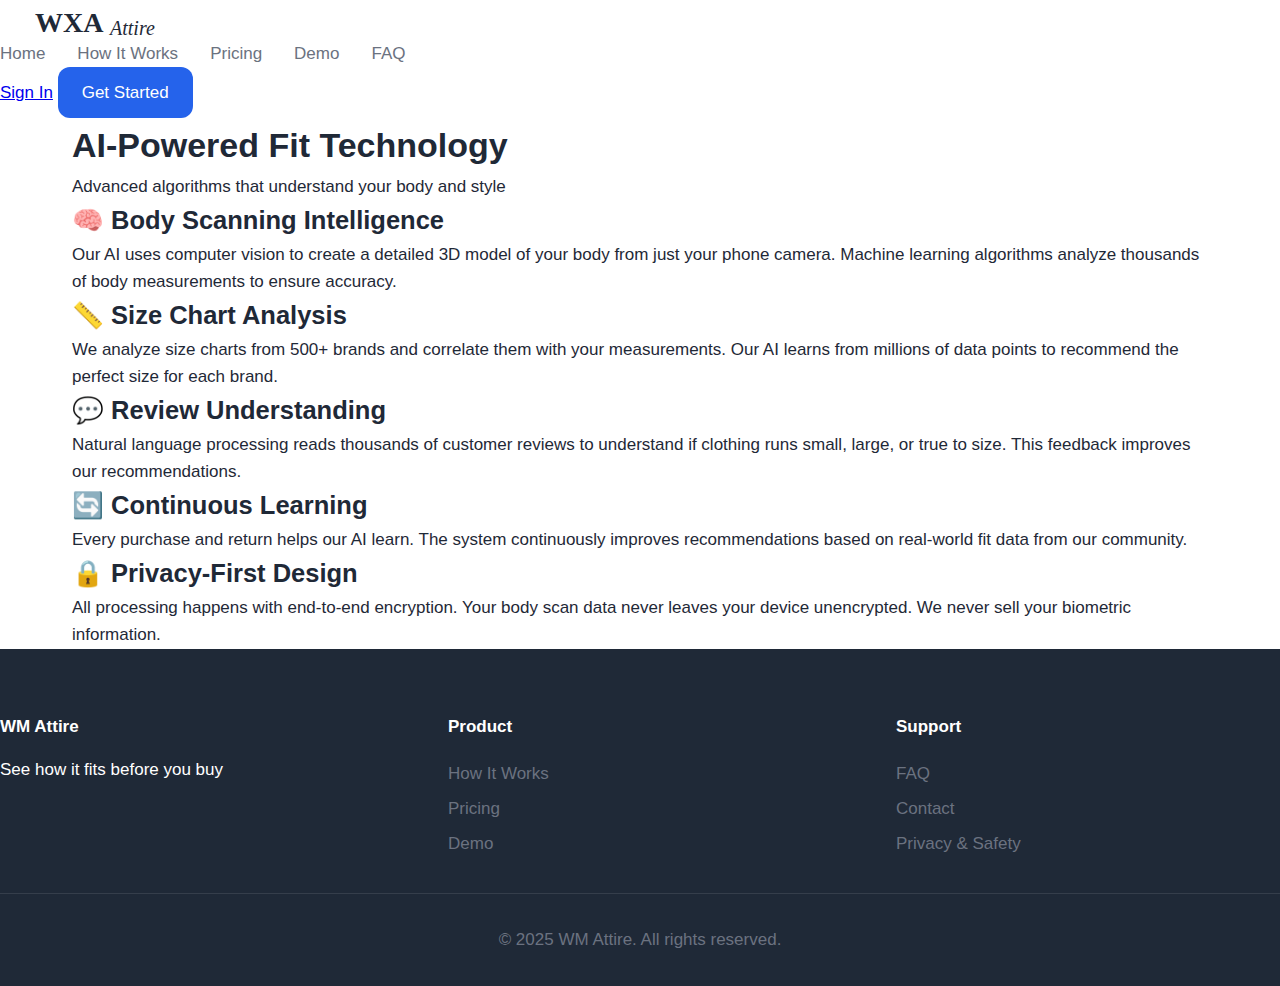
<file: ai-fit-tech.html>
<!DOCTYPE html>
<html lang="en">
<head>
    <meta charset="UTF-8">
    <meta name="viewport" content="width=device-width, initial-scale=1.0">
    <title>AI Fit Technology - WM Attire</title>
    <link rel="stylesheet" href="css/styles.css">
</head>
<body>
    <nav>
        <div class="nav-container">
            <a href="index.html" class="logo"><img src="images/logo.svg" alt="WM Attire"></a>
            <div class="nav-links">
                <a href="index.html">Home</a>
                <a href="how-it-works.html">How It Works</a>
                <a href="pricing.html">Pricing</a>
                <a href="demo.html">Demo</a>
                <a href="faq.html">FAQ</a>
            </div>
            <div class="nav-cta">
                <a href="#" class="btn-signin">Sign In</a>
                <a href="scan.html" class="btn-primary">Get Started</a>
            </div>
        </div>
    </nav>
    <main>
        <section class="hero-section">
            <div class="container">
                <h1>AI-Powered Fit Technology</h1>
                <p class="subtitle">Advanced algorithms that understand your body and style</p>
            </div>
        </section>
        <section class="tech-section">
            <div class="container">
                <div class="tech-feature">
                    <h2>🧠 Body Scanning Intelligence</h2>
                    <p>Our AI uses computer vision to create a detailed 3D model of your body from just your phone camera. Machine learning algorithms analyze thousands of body measurements to ensure accuracy.</p>
                </div>
                <div class="tech-feature">
                    <h2>📏 Size Chart Analysis</h2>
                    <p>We analyze size charts from 500+ brands and correlate them with your measurements. Our AI learns from millions of data points to recommend the perfect size for each brand.</p>
                </div>
                <div class="tech-feature">
                    <h2>💬 Review Understanding</h2>
                    <p>Natural language processing reads thousands of customer reviews to understand if clothing runs small, large, or true to size. This feedback improves our recommendations.</p>
                </div>
                <div class="tech-feature">
                    <h2>🔄 Continuous Learning</h2>
                    <p>Every purchase and return helps our AI learn. The system continuously improves recommendations based on real-world fit data from our community.</p>
                </div>
                <div class="tech-feature">
                    <h2>🔒 Privacy-First Design</h2>
                    <p>All processing happens with end-to-end encryption. Your body scan data never leaves your device unencrypted. We never sell your biometric information.</p>
                </div>
            </div>
        </section>
    </main>
    <footer>
        <div class="footer-container">
            <div class="footer-content">
                <div class="footer-section">
                    <h4>WM Attire</h4>
                    <p>See how it fits before you buy</p>
                </div>
                <div class="footer-section">
                    <h4>Product</h4>
                    <ul>
                        <li><a href="how-it-works.html">How It Works</a></li>
                        <li><a href="pricing.html">Pricing</a></li>
                        <li><a href="demo.html">Demo</a></li>
                    </ul>
                </div>
                <div class="footer-section">
                    <h4>Support</h4>
                    <ul>
                        <li><a href="faq.html">FAQ</a></li>
                        <li><a href="contact.html">Contact</a></li>
                        <li><a href="privacy.html">Privacy & Safety</a></li>
                    </ul>
                </div>
            </div>
            <div class="footer-bottom">
                <p>&copy; 2025 WM Attire. All rights reserved.</p>
            </div>
        </div>
    </footer>
    <script src="js/ai-assistant.js"></script>
</body>
</html>
</file>
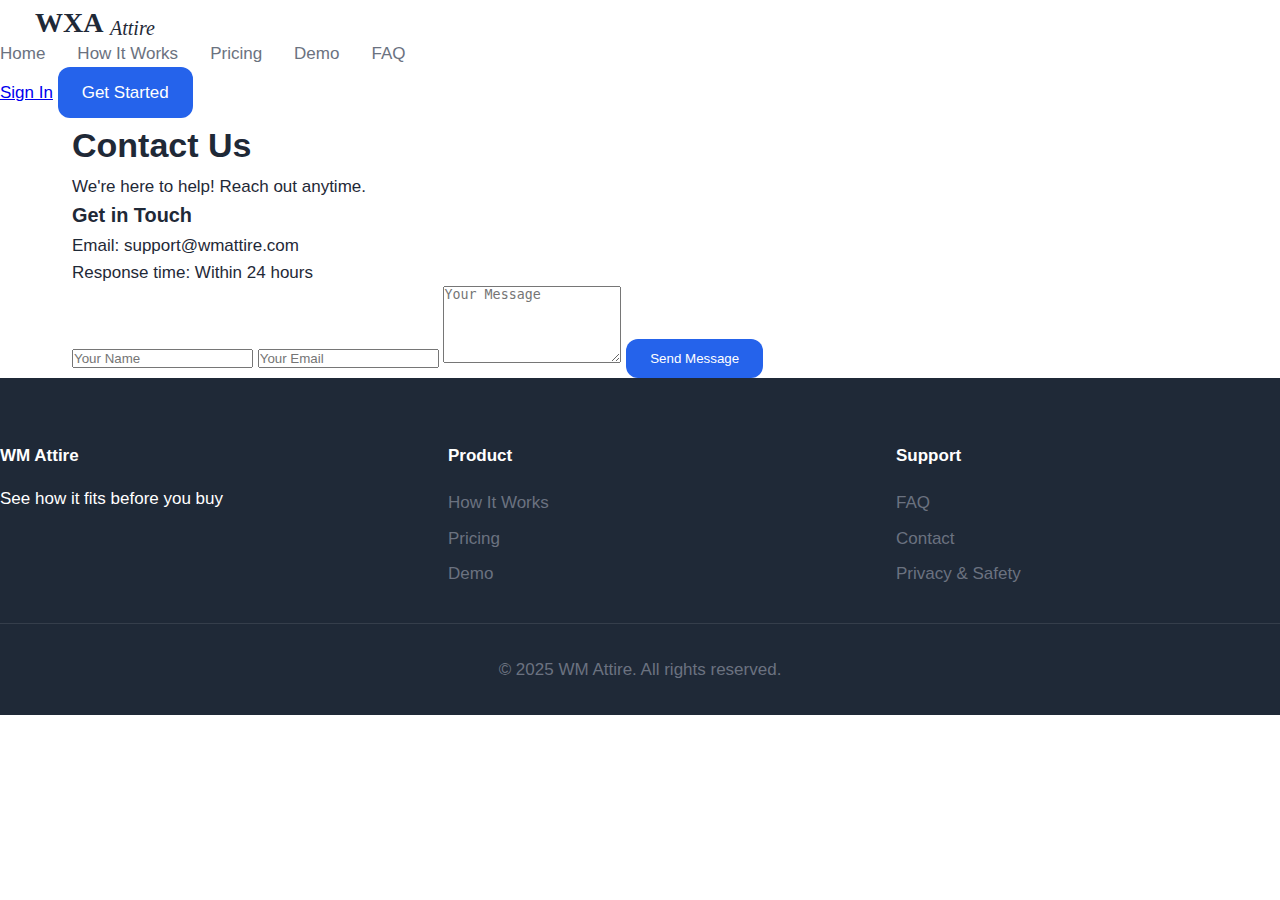
<file: contact.html>
<!DOCTYPE html>
<html lang="en">
<head>
    <meta charset="UTF-8">
    <meta name="viewport" content="width=device-width, initial-scale=1.0">
    <title>Contact - WM Attire</title>
    <link rel="stylesheet" href="css/styles.css">
</head>
<body>
    <nav>
        <div class="nav-container">
            <a href="index.html" class="logo"><img src="images/logo.svg" alt="WM Attire"></a>
            <div class="nav-links">
                <a href="index.html">Home</a>
                <a href="how-it-works.html">How It Works</a>
                <a href="pricing.html">Pricing</a>
                <a href="demo.html">Demo</a>
                <a href="faq.html">FAQ</a>
            </div>
            <div class="nav-cta">
                <a href="#" class="btn-signin">Sign In</a>
                <a href="scan.html" class="btn-primary">Get Started</a>
            </div>
        </div>
    </nav>
    <main>
        <section class="hero-section">
            <div class="container">
                <h1>Contact Us</h1>
                <p class="subtitle">We're here to help! Reach out anytime.</p>
            </div>
        </section>
        <section class="contact-section">
            <div class="container">
                <div class="contact-content">
                    <div class="contact-info">
                        <h3>Get in Touch</h3>
                        <p>Email: support@wmattire.com</p>
                        <p>Response time: Within 24 hours</p>
                    </div>
                    <div class="contact-form">
                        <form>
                            <input type="text" placeholder="Your Name" required>
                            <input type="email" placeholder="Your Email" required>
                            <textarea placeholder="Your Message" rows="5" required></textarea>
                            <button type="submit" class="btn-primary">Send Message</button>
                        </form>
                    </div>
                </div>
            </div>
        </section>
    </main>
    <footer>
        <div class="footer-container">
            <div class="footer-content">
                <div class="footer-section">
                    <h4>WM Attire</h4>
                    <p>See how it fits before you buy</p>
                </div>
                <div class="footer-section">
                    <h4>Product</h4>
                    <ul>
                        <li><a href="how-it-works.html">How It Works</a></li>
                        <li><a href="pricing.html">Pricing</a></li>
                        <li><a href="demo.html">Demo</a></li>
                    </ul>
                </div>
                <div class="footer-section">
                    <h4>Support</h4>
                    <ul>
                        <li><a href="faq.html">FAQ</a></li>
                        <li><a href="contact.html">Contact</a></li>
                        <li><a href="privacy.html">Privacy & Safety</a></li>
                    </ul>
                </div>
            </div>
            <div class="footer-bottom">
                <p>&copy; 2025 WM Attire. All rights reserved.</p>
            </div>
        </div>
    </footer>
    <script src="js/ai-assistant.js"></script>
</body>
</html>
</file>
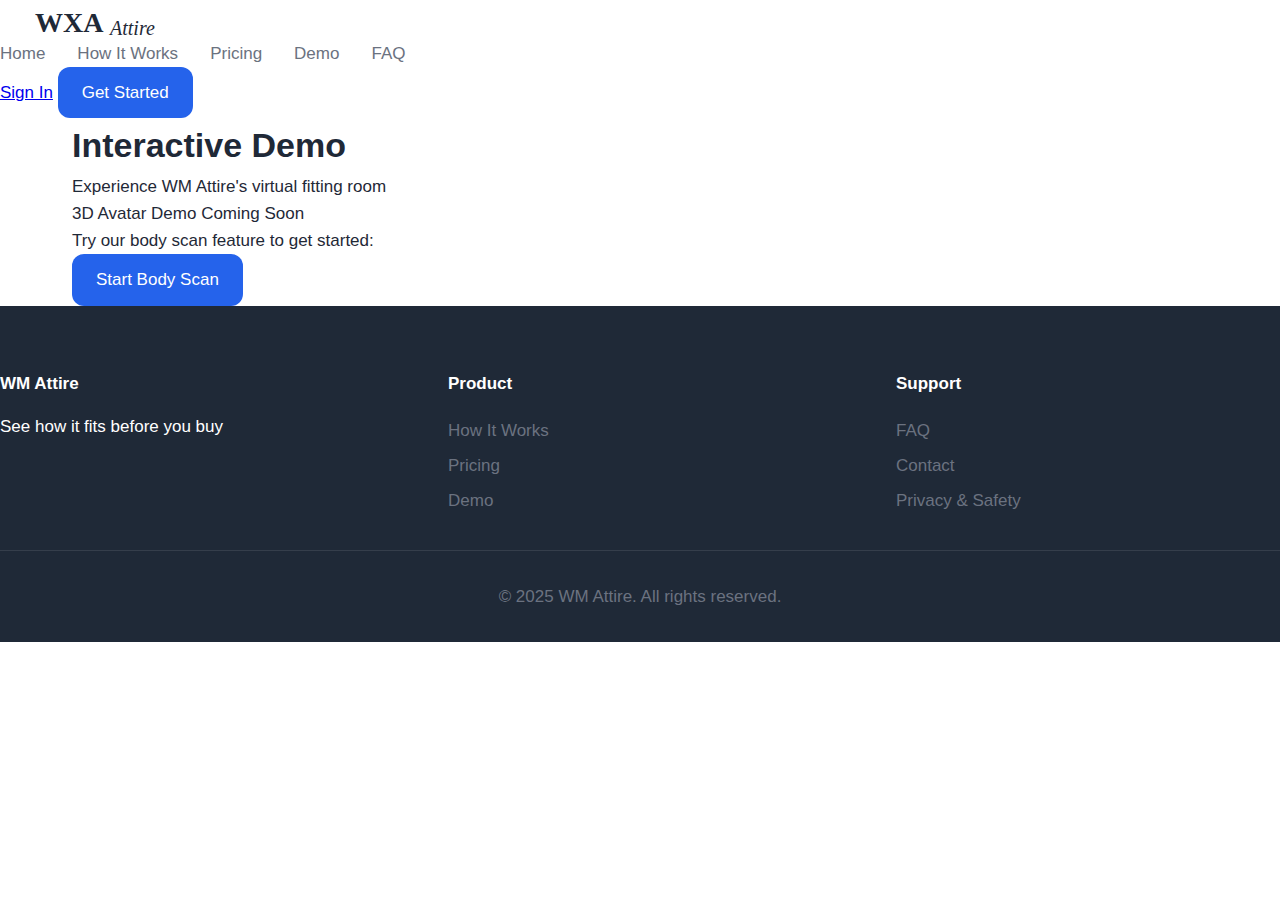
<file: demo.html>
<!DOCTYPE html>
<html lang="en">
<head>
    <meta charset="UTF-8">
    <meta name="viewport" content="width=device-width, initial-scale=1.0">
    <title>Demo - WM Attire</title>
    <link rel="stylesheet" href="css/styles.css">
</head>
<body>
    <nav>
        <div class="nav-container">
            <a href="index.html" class="logo"><img src="images/logo.svg" alt="WM Attire"></a>
            <div class="nav-links">
                <a href="index.html">Home</a>
                <a href="how-it-works.html">How It Works</a>
                <a href="pricing.html">Pricing</a>
                <a href="demo.html" class="active">Demo</a>
                <a href="faq.html">FAQ</a>
            </div>
            <div class="nav-cta">
                <a href="#" class="btn-signin">Sign In</a>
                <a href="scan.html" class="btn-primary">Get Started</a>
            </div>
        </div>
    </nav>
    <main>
        <section class="hero-section">
            <div class="container">
                <h1>Interactive Demo</h1>
                <p class="subtitle">Experience WM Attire's virtual fitting room</p>
            </div>
        </section>
        <section class="demo-section">
            <div class="container">
                <div class="demo-placeholder">
                    <p>3D Avatar Demo Coming Soon</p>
                    <p>Try our body scan feature to get started:</p>
                    <a href="scan.html" class="btn-primary">Start Body Scan</a>
                </div>
            </div>
        </section>
    </main>
    <footer>
        <div class="footer-container">
            <div class="footer-content">
                <div class="footer-section">
                    <h4>WM Attire</h4>
                    <p>See how it fits before you buy</p>
                </div>
                <div class="footer-section">
                    <h4>Product</h4>
                    <ul>
                        <li><a href="how-it-works.html">How It Works</a></li>
                        <li><a href="pricing.html">Pricing</a></li>
                        <li><a href="demo.html">Demo</a></li>
                    </ul>
                </div>
                <div class="footer-section">
                    <h4>Support</h4>
                    <ul>
                        <li><a href="faq.html">FAQ</a></li>
                        <li><a href="contact.html">Contact</a></li>
                        <li><a href="privacy.html">Privacy & Safety</a></li>
                    </ul>
                </div>
            </div>
            <div class="footer-bottom">
                <p>&copy; 2025 WM Attire. All rights reserved.</p>
            </div>
        </div>
    </footer>
    <script src="js/ai-assistant.js"></script>
</body>
</html>
</file>
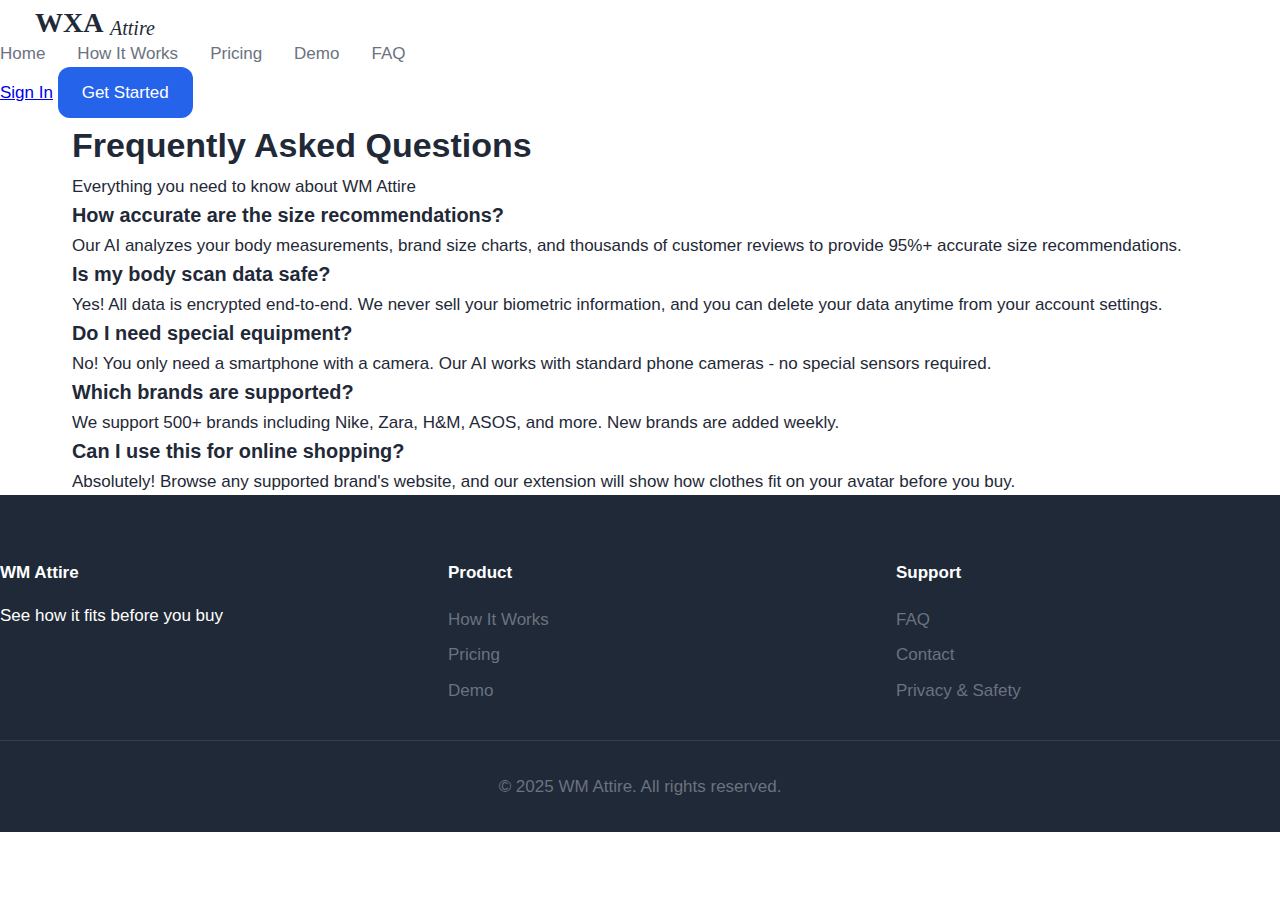
<file: faq.html>
<!DOCTYPE html>
<html lang="en">
<head>
    <meta charset="UTF-8">
    <meta name="viewport" content="width=device-width, initial-scale=1.0">
    <title>FAQ - WM Attire</title>
    <link rel="stylesheet" href="css/styles.css">
</head>
<body>
    <nav>
        <div class="nav-container">
            <a href="index.html" class="logo"><img src="images/logo.svg" alt="WM Attire"></a>
            <div class="nav-links">
                <a href="index.html">Home</a>
                <a href="how-it-works.html">How It Works</a>
                <a href="pricing.html">Pricing</a>
                <a href="demo.html">Demo</a>
                <a href="faq.html" class="active">FAQ</a>
            </div>
            <div class="nav-cta">
                <a href="#" class="btn-signin">Sign In</a>
                <a href="scan.html" class="btn-primary">Get Started</a>
            </div>
        </div>
    </nav>
    <main>
        <section class="hero-section">
            <div class="container">
                <h1>Frequently Asked Questions</h1>
                <p class="subtitle">Everything you need to know about WM Attire</p>
            </div>
        </section>
        <section class="faq-section">
            <div class="container">
                <div class="faq-list">
                    <div class="faq-item">
                        <h3>How accurate are the size recommendations?</h3>
                        <p>Our AI analyzes your body measurements, brand size charts, and thousands of customer reviews to provide 95%+ accurate size recommendations.</p>
                    </div>
                    <div class="faq-item">
                        <h3>Is my body scan data safe?</h3>
                        <p>Yes! All data is encrypted end-to-end. We never sell your biometric information, and you can delete your data anytime from your account settings.</p>
                    </div>
                    <div class="faq-item">
                        <h3>Do I need special equipment?</h3>
                        <p>No! You only need a smartphone with a camera. Our AI works with standard phone cameras - no special sensors required.</p>
                    </div>
                    <div class="faq-item">
                        <h3>Which brands are supported?</h3>
                        <p>We support 500+ brands including Nike, Zara, H&M, ASOS, and more. New brands are added weekly.</p>
                    </div>
                    <div class="faq-item">
                        <h3>Can I use this for online shopping?</h3>
                        <p>Absolutely! Browse any supported brand's website, and our extension will show how clothes fit on your avatar before you buy.</p>
                    </div>
                </div>
            </div>
        </section>
    </main>
    <footer>
        <div class="footer-container">
            <div class="footer-content">
                <div class="footer-section">
                    <h4>WM Attire</h4>
                    <p>See how it fits before you buy</p>
                </div>
                <div class="footer-section">
                    <h4>Product</h4>
                    <ul>
                        <li><a href="how-it-works.html">How It Works</a></li>
                        <li><a href="pricing.html">Pricing</a></li>
                        <li><a href="demo.html">Demo</a></li>
                    </ul>
                </div>
                <div class="footer-section">
                    <h4>Support</h4>
                    <ul>
                        <li><a href="faq.html">FAQ</a></li>
                        <li><a href="contact.html">Contact</a></li>
                        <li><a href="privacy.html">Privacy & Safety</a></li>
                    </ul>
                </div>
            </div>
            <div class="footer-bottom">
                <p>&copy; 2025 WM Attire. All rights reserved.</p>
            </div>
        </div>
    </footer>
    <script src="js/ai-assistant.js"></script>
</body>
</html>
</file>
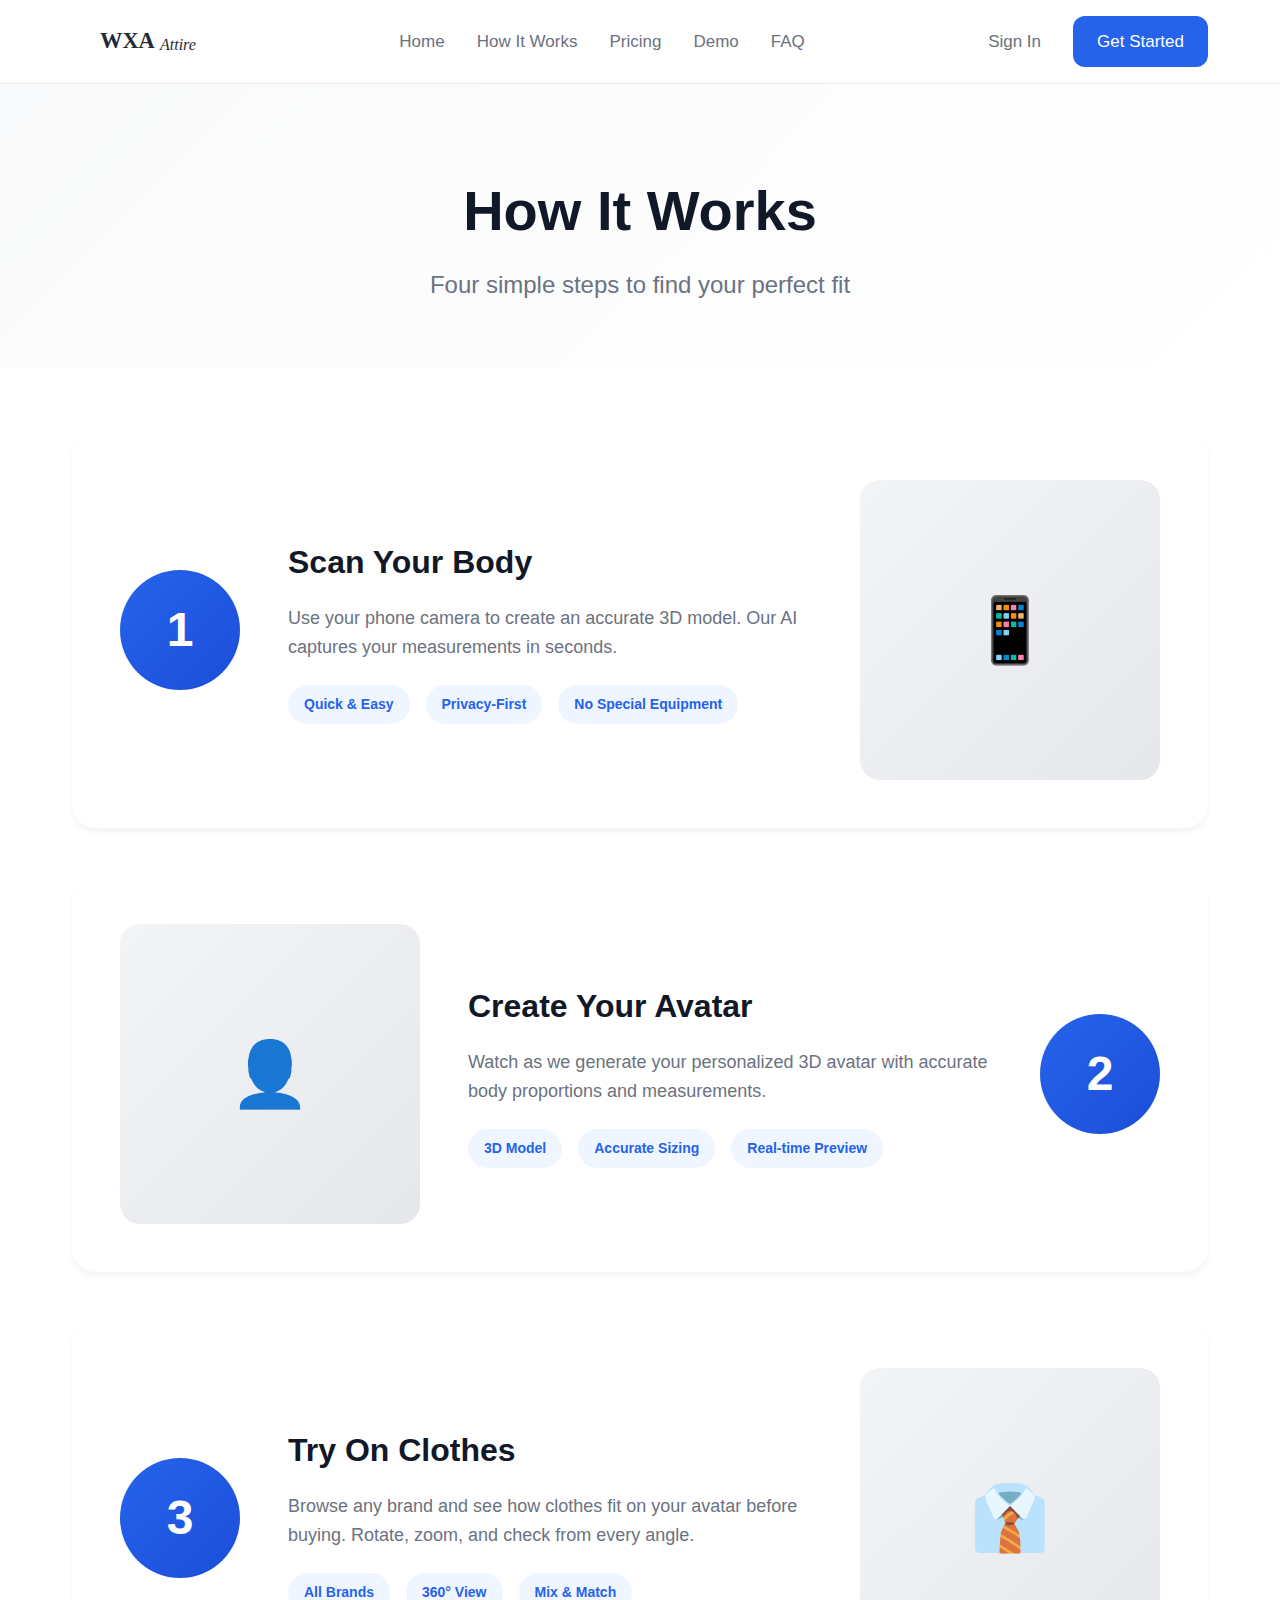
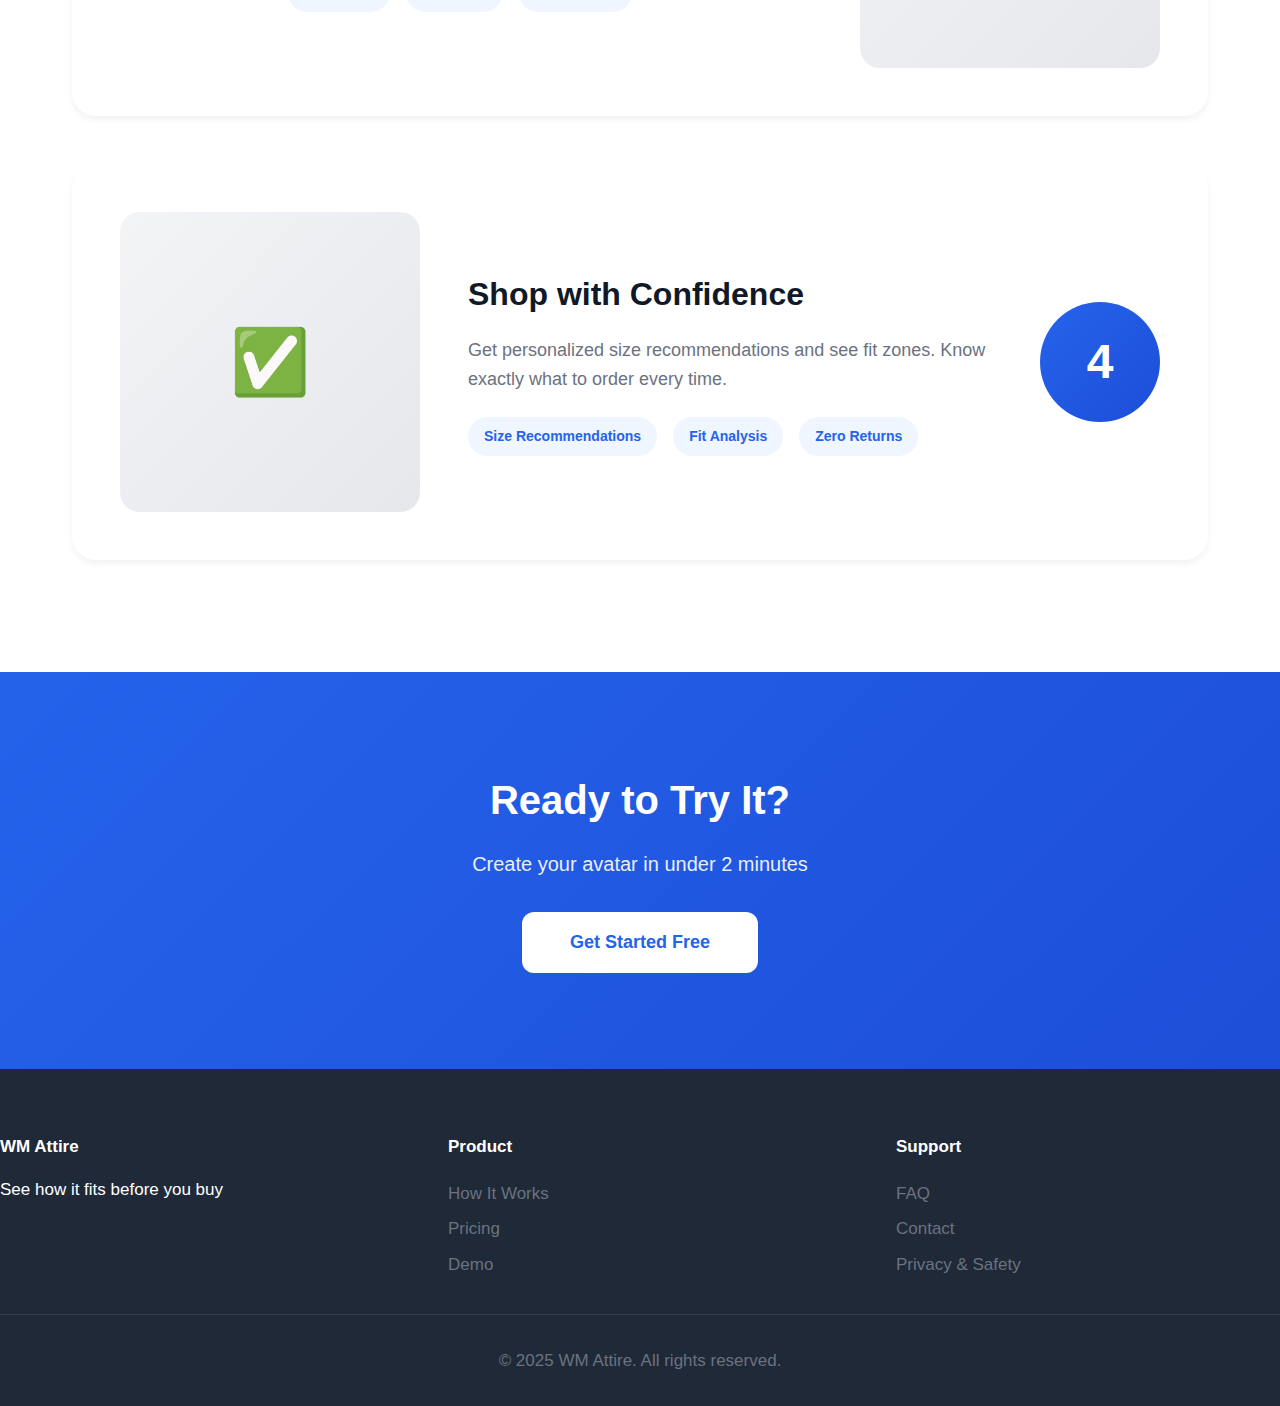
<file: how-it-works.html>
<!DOCTYPE html>
<html lang="en">
<head>
    <meta charset="UTF-8">
    <meta name="viewport" content="width=device-width, initial-scale=1.0">
    <title>How It Works - WM Attire</title>
    <link rel="stylesheet" href="css/styles.css">
    <style>
        .how-it-works-hero {
            text-align: center;
            padding: 6rem 2rem 4rem;
            background: linear-gradient(135deg, #f9fafb 0%, #ffffff 100%);
        }
        
        .how-hero-title {
            font-size: 3.5rem;
            font-weight: 800;
            color: #111827;
            margin-bottom: 1.5rem;
            line-height: 1.1;
        }
        
        .how-hero-subtitle {
            font-size: 1.5rem;
            color: #6b7280;
            max-width: 700px;
            margin: 0 auto;
        }
        
        /* Steps Section */
        .steps-section {
            max-width: 1200px;
            margin: 0 auto;
            padding: 4rem 2rem;
        }
        
        .step-card {
            background: white;
            border-radius: 24px;
            padding: 3rem;
            margin-bottom: 3rem;
            box-shadow: 0 4px 6px rgba(0, 0, 0, 0.05);
            display: flex;
            align-items: center;
            gap: 3rem;
            transition: transform 0.3s, box-shadow 0.3s;
        }
        
        .step-card:hover {
            transform: translateY(-8px);
            box-shadow: 0 20px 40px rgba(0, 0, 0, 0.1);
        }
        
        .step-card.reverse {
            flex-direction: row-reverse;
        }
        
        .step-number {
            width: 120px;
            height: 120px;
            background: linear-gradient(135deg, var(--primary-color) 0%, #1d4ed8 100%);
            border-radius: 50%;
            display: flex;
            align-items: center;
            justify-content: center;
            font-size: 3rem;
            font-weight: 800;
            color: white;
            flex-shrink: 0;
        }
        
        .step-content {
            flex: 1;
        }
        
        .step-title {
            font-size: 2rem;
            font-weight: 700;
            color: #111827;
            margin-bottom: 1rem;
        }
        
        .step-description {
            font-size: 1.125rem;
            color: #6b7280;
            line-height: 1.6;
            margin-bottom: 1.5rem;
        }
        
        .step-features {
            display: flex;
            gap: 1rem;
            flex-wrap: wrap;
        }
        
        .feature-badge {
            background: #eff6ff;
            color: var(--primary-color);
            padding: 0.5rem 1rem;
            border-radius: 20px;
            font-size: 0.875rem;
            font-weight: 600;
        }
        
        .step-visual {
            width: 300px;
            height: 300px;
            background: linear-gradient(135deg, #f3f4f6 0%, #e5e7eb 100%);
            border-radius: 20px;
            display: flex;
            align-items: center;
            justify-content: center;
            font-size: 4rem;
            flex-shrink: 0;
        }
        
        /* CTA Section */
        .how-cta {
            text-align: center;
            padding: 6rem 2rem;
            background: linear-gradient(135deg, var(--primary-color) 0%, #1d4ed8 100%);
            color: white;
        }
        
        .how-cta-title {
            font-size: 2.5rem;
            font-weight: 700;
            margin-bottom: 1rem;
        }
        
        .how-cta-subtitle {
            font-size: 1.25rem;
            margin-bottom: 2rem;
            opacity: 0.9;
        }
        
        .cta-button {
            display: inline-block;
            padding: 1rem 3rem;
            background: white;
            color: var(--primary-color);
            text-decoration: none;
            border-radius: 12px;
            font-size: 1.125rem;
            font-weight: 600;
            transition: transform 0.2s, box-shadow 0.2s;
        }
        
        .cta-button:hover {
            transform: translateY(-2px);
            box-shadow: 0 10px 30px rgba(0, 0, 0, 0.2);
        }
        
        @media (max-width: 768px) {
            .how-hero-title {
                font-size: 2.5rem;
            }
            
            .step-card {
                flex-direction: column;
                text-align: center;
            }
            
            .step-card.reverse {
                flex-direction: column;
            }
            
            .step-visual {
                width: 100%;
                max-width: 300px;
            }
        }
    </style>
</head>
<body>
    <!-- Navigation -->
    <nav class="navbar">
        <div class="container">
            <img src="images/logo.svg" alt="WM Attire" class="logo">
            <ul class="nav-links">
                <li><a href="index.html">Home</a></li>
                <li><a href="how-it-works.html" class="active">How It Works</a></li>
                <li><a href="pricing.html">Pricing</a></li>
                <li><a href="demo.html">Demo</a></li>
                <li><a href="faq.html">FAQ</a></li>
            </ul>
            <div class="nav-buttons">
                <a href="#" class="btn-text">Sign In</a>
                <a href="scan.html" class="btn-primary">Get Started</a>
            </div>
        </div>
    </nav>

    <!-- Hero Section -->
    <section class="how-it-works-hero">
        <h1 class="how-hero-title">How It Works</h1>
        <p class="how-hero-subtitle">Four simple steps to find your perfect fit</p>
    </section>

    <!-- Steps Section -->
    <section class="steps-section">
        <!-- Step 1 -->
        <div class="step-card">
            <div class="step-number">1</div>
            <div class="step-content">
                <h2 class="step-title">Scan Your Body</h2>
                <p class="step-description">Use your phone camera to create an accurate 3D model. Our AI captures your measurements in seconds.</p>
                <div class="step-features">
                    <span class="feature-badge">Quick & Easy</span>
                    <span class="feature-badge">Privacy-First</span>
                    <span class="feature-badge">No Special Equipment</span>
                </div>
            </div>
            <div class="step-visual">📱</div>
        </div>

        <!-- Step 2 -->
        <div class="step-card reverse">
            <div class="step-number">2</div>
            <div class="step-content">
                <h2 class="step-title">Create Your Avatar</h2>
                <p class="step-description">Watch as we generate your personalized 3D avatar with accurate body proportions and measurements.</p>
                <div class="step-features">
                    <span class="feature-badge">3D Model</span>
                    <span class="feature-badge">Accurate Sizing</span>
                    <span class="feature-badge">Real-time Preview</span>
                </div>
            </div>
            <div class="step-visual">👤</div>
        </div>

        <!-- Step 3 -->
        <div class="step-card">
            <div class="step-number">3</div>
            <div class="step-content">
                <h2 class="step-title">Try On Clothes</h2>
                <p class="step-description">Browse any brand and see how clothes fit on your avatar before buying. Rotate, zoom, and check from every angle.</p>
                <div class="step-features">
                    <span class="feature-badge">All Brands</span>
                    <span class="feature-badge">360° View</span>
                    <span class="feature-badge">Mix & Match</span>
                </div>
            </div>
            <div class="step-visual">👔</div>
        </div>

        <!-- Step 4 -->
        <div class="step-card reverse">
            <div class="step-number">4</div>
            <div class="step-content">
                <h2 class="step-title">Shop with Confidence</h2>
                <p class="step-description">Get personalized size recommendations and see fit zones. Know exactly what to order every time.</p>
                <div class="step-features">
                    <span class="feature-badge">Size Recommendations</span>
                    <span class="feature-badge">Fit Analysis</span>
                    <span class="feature-badge">Zero Returns</span>
                </div>
            </div>
            <div class="step-visual">✅</div>
        </div>
    </section>

    <!-- CTA Section -->
    <section class="how-cta">
        <h2 class="how-cta-title">Ready to Try It?</h2>
        <p class="how-cta-subtitle">Create your avatar in under 2 minutes</p>
        <a href="scan.html" class="cta-button">Get Started Free</a>
    </section>

    <!-- Footer -->
    <footer>
        <div class="footer-content">
            <div class="footer-section">
                <h4>WM Attire</h4>
                <p>See how it fits before you buy</p>
            </div>
            <div class="footer-section">
                <h4>Product</h4>
                <ul>
                    <li><a href="how-it-works.html">How It Works</a></li>
                    <li><a href="pricing.html">Pricing</a></li>
                    <li><a href="demo.html">Demo</a></li>
                </ul>
            </div>
            <div class="footer-section">
                <h4>Support</h4>
                <ul>
                    <li><a href="faq.html">FAQ</a></li>
                    <li><a href="contact.html">Contact</a></li>
                    <li><a href="privacy.html">Privacy & Safety</a></li>
                </ul>
            </div>
        </div>
        <div class="footer-bottom">
            <p>&copy; 2025 WM Attire. All rights reserved.</p>
        </div>
    </footer>
</body>
</html>
</file>
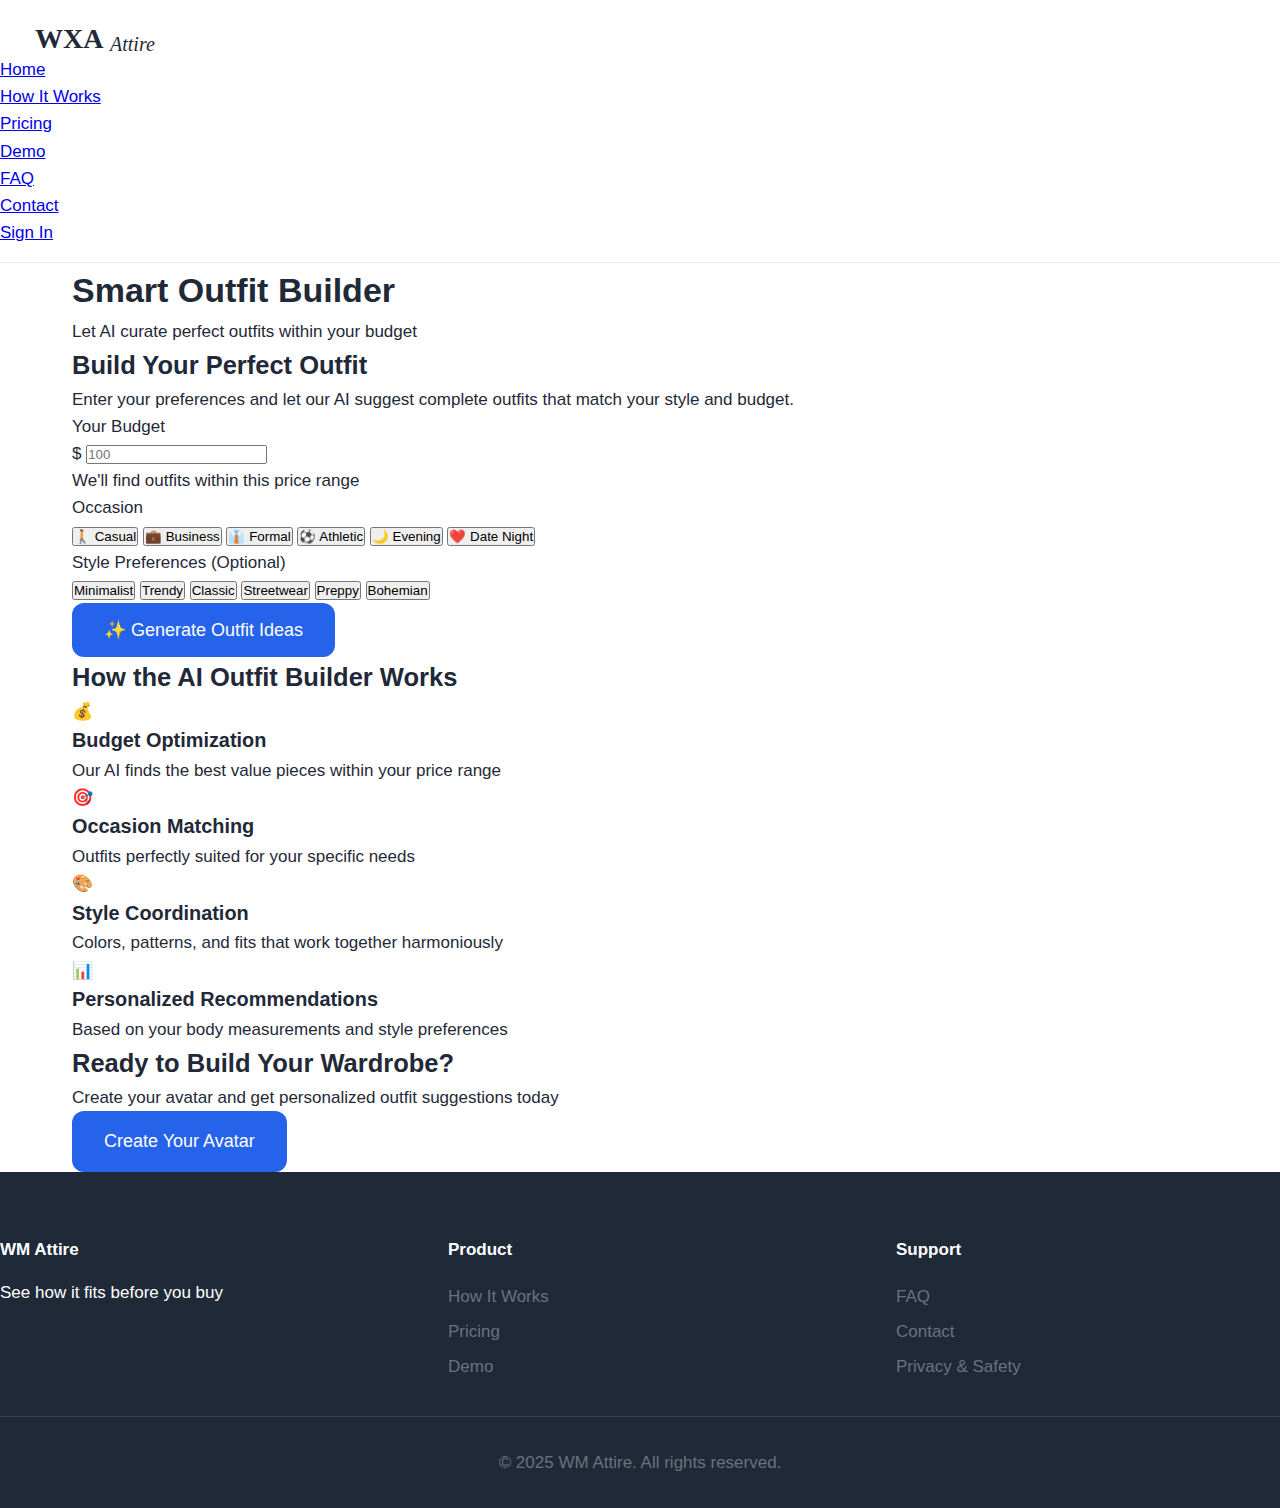
<file: outfit-builder.html>
<!DOCTYPE html>
<html lang="en">
<head>
    <meta charset="UTF-8">
    <meta name="viewport" content="width=device-width, initial-scale=1.0">
    <title>Smart Outfit Builder - WM Attire</title>
    <link rel="stylesheet" href="css/styles.css">
</head>
<body>
    <!-- Navigation -->
    <nav class="navbar">
        <div class="nav-container">
            <div class="logo">
                <img src="images/logo.svg" alt="WM Attire">
            </div>
            <ul class="nav-menu">
                <li><a href="index.html">Home</a></li>
                <li><a href="how-it-works.html">How It Works</a></li>
                <li><a href="pricing.html">Pricing</a></li>
                <li><a href="demo.html">Demo</a></li>
                <li><a href="faq.html">FAQ</a></li>
                <li><a href="contact.html">Contact</a></li>
                <li><a href="#" class="nav-cta">Sign In</a></li>
            </ul>
        </div>
    </nav>

    <!-- Hero Section -->
    <section class="hero-small">
        <div class="container">
            <h1>Smart Outfit Builder</h1>
            <p class="subtitle">Let AI curate perfect outfits within your budget</p>
        </div>
    </section>

    <!-- Outfit Builder Tool -->
    <section class="section">
        <div class="container">
            <div class="outfit-builder-card">
                <h2>Build Your Perfect Outfit</h2>
                <p>Enter your preferences and let our AI suggest complete outfits that match your style and budget.</p>
                
                <!-- Budget Input -->
                <div class="builder-input-group">
                    <label for="budget">Your Budget</label>
                    <div class="budget-input">
                        <span class="currency">$</span>
                        <input type="number" id="budget" placeholder="100" min="0" step="10">
                    </div>
                    <p class="input-help">We'll find outfits within this price range</p>
                </div>

                <!-- Occasion Selector -->
                <div class="builder-input-group">
                    <label>Occasion</label>
                    <div class="occasion-grid">
                        <button class="occasion-btn" data-occasion="casual">🚶 Casual</button>
                        <button class="occasion-btn" data-occasion="business">💼 Business</button>
                        <button class="occasion-btn" data-occasion="formal">👔 Formal</button>
                        <button class="occasion-btn" data-occasion="athletic">⚽ Athletic</button>
                        <button class="occasion-btn" data-occasion="evening">🌙 Evening</button>
                        <button class="occasion-btn" data-occasion="date">❤️ Date Night</button>
                    </div>
                </div>

                <!-- Style Preferences -->
                <div class="builder-input-group">
                    <label>Style Preferences (Optional)</label>
                    <div class="style-tags">
                        <button class="style-tag">Minimalist</button>
                        <button class="style-tag">Trendy</button>
                        <button class="style-tag">Classic</button>
                        <button class="style-tag">Streetwear</button>
                        <button class="style-tag">Preppy</button>
                        <button class="style-tag">Bohemian</button>
                    </div>
                </div>

                <!-- Generate Button -->
                <button class="btn-primary btn-large">✨ Generate Outfit Ideas</button>
            </div>

            <!-- Results Section (Hidden initially) -->
            <div class="outfit-results" style="display: none;">
                <h2>Your Personalized Outfits</h2>
                <div class="outfit-grid">
                    <!-- Outfit Card 1 -->
                    <div class="outfit-card">
                        <div class="outfit-image-placeholder">
                            <span>👕</span>
                        </div>
                        <h3>Casual Weekend Look</h3>
                        <p class="outfit-price">$85.00</p>
                        <ul class="outfit-items">
                            <li>Navy Cotton T-Shirt</li>
                            <li>Dark Wash Jeans</li>
                            <li>White Sneakers</li>
                        </ul>
                        <button class="btn-secondary">View Details</button>
                    </div>

                    <!-- Outfit Card 2 -->
                    <div class="outfit-card">
                        <div class="outfit-image-placeholder">
                            <span>👔</span>
                        </div>
                        <h3>Smart Casual Office</h3>
                        <p class="outfit-price">$125.00</p>
                        <ul class="outfit-items">
                            <li>Oxford Button-Down Shirt</li>
                            <li>Chino Pants</li>
                            <li>Leather Loafers</li>
                        </ul>
                        <button class="btn-secondary">View Details</button>
                    </div>

                    <!-- Outfit Card 3 -->
                    <div class="outfit-card">
                        <div class="outfit-image-placeholder">
                            <span>🧥</span>
                        </div>
                        <h3>Layered Street Style</h3>
                        <p class="outfit-price">$95.00</p>
                        <ul class="outfit-items">
                            <li>Hoodie</li>
                            <li>Denim Jacket</li>
                            <li>Joggers</li>
                            <li>High-Top Sneakers</li>
                        </ul>
                        <button class="btn-secondary">View Details</button>
                    </div>
                </div>
            </div>

            <!-- How It Works -->
            <div class="builder-info">
                <h2>How the AI Outfit Builder Works</h2>
                <div class="info-grid">
                    <div class="info-item">
                        <div class="info-icon">💰</div>
                        <h3>Budget Optimization</h3>
                        <p>Our AI finds the best value pieces within your price range</p>
                    </div>
                    <div class="info-item">
                        <div class="info-icon">🎯</div>
                        <h3>Occasion Matching</h3>
                        <p>Outfits perfectly suited for your specific needs</p>
                    </div>
                    <div class="info-item">
                        <div class="info-icon">🎨</div>
                        <h3>Style Coordination</h3>
                        <p>Colors, patterns, and fits that work together harmoniously</p>
                    </div>
                    <div class="info-item">
                        <div class="info-icon">📊</div>
                        <h3>Personalized Recommendations</h3>
                        <p>Based on your body measurements and style preferences</p>
                    </div>
                </div>
            </div>
        </div>
    </section>

    <!-- CTA Section -->
    <section class="cta-section">
        <div class="container">
            <h2>Ready to Build Your Wardrobe?</h2>
            <p>Create your avatar and get personalized outfit suggestions today</p>
            <a href="scan.html" class="btn-primary btn-large">Create Your Avatar</a>
        </div>
    </section>

    <!-- Footer -->
    <footer>
        <div class="footer-container">
            <div class="footer-content">
                <div class="footer-section">
                    <h4>WM Attire</h4>
                    <p>See how it fits before you buy</p>
                </div>
                <div class="footer-section">
                    <h4>Product</h4>
                    <ul>
                        <li><a href="how-it-works.html">How It Works</a></li>
                        <li><a href="pricing.html">Pricing</a></li>
                        <li><a href="demo.html">Demo</a></li>
                    </ul>
                </div>
                <div class="footer-section">
                    <h4>Support</h4>
                    <ul>
                        <li><a href="faq.html">FAQ</a></li>
                        <li><a href="contact.html">Contact</a></li>
                        <li><a href="privacy.html">Privacy & Safety</a></li>
                    </ul>
                </div>
            </div>
            <div class="footer-bottom">
                <p>&copy; 2025 WM Attire. All rights reserved.</p>
            </div>
        </div>
    </footer>

    <script src="js/ai-assistant.js"></script>
</body>
</html>
</file>
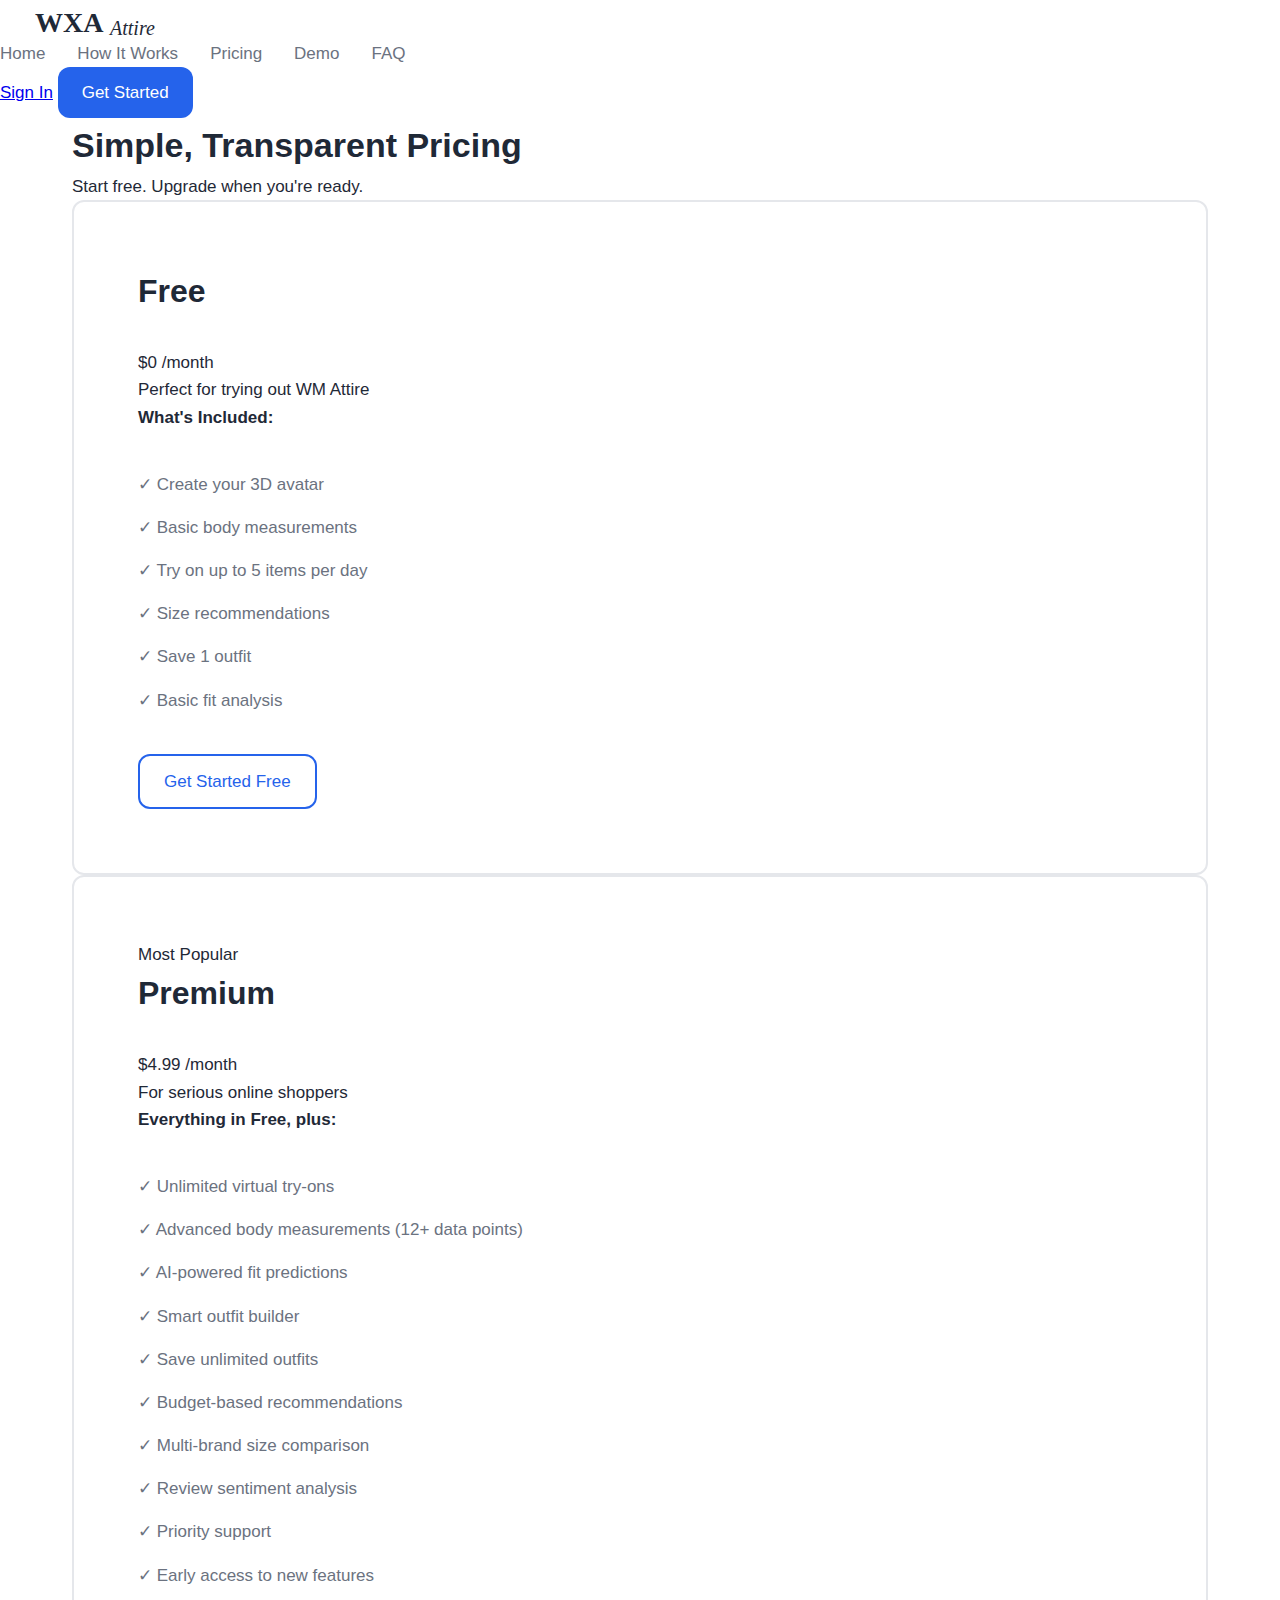
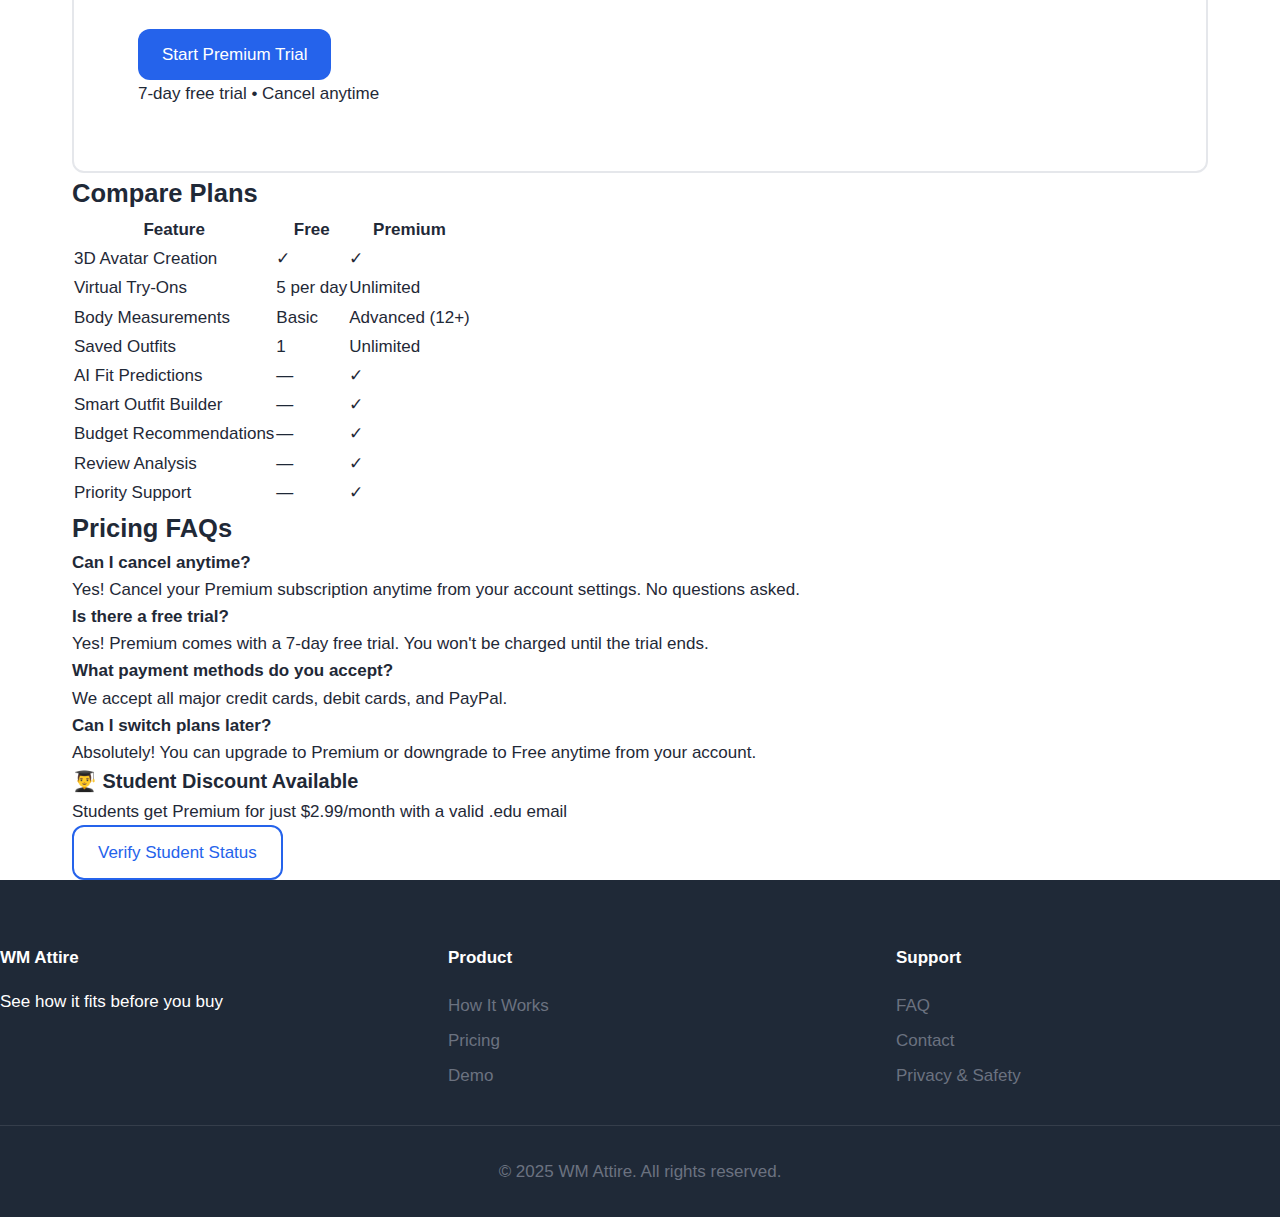
<file: pricing.html>
<!DOCTYPE html>
<html lang="en">
<head>
    <meta charset="UTF-8">
    <meta name="viewport" content="width=device-width, initial-scale=1.0">
    <title>Pricing - WM Attire</title>
    <link rel="stylesheet" href="css/styles.css">
</head>
<body>
    <nav>
        <div class="nav-container">
            <a href="index.html" class="logo">
                <img src="images/logo.svg" alt="WM Attire">
            </a>
            <div class="nav-links">
                <a href="index.html">Home</a>
                <a href="how-it-works.html">How It Works</a>
                <a href="pricing.html" class="active">Pricing</a>
                <a href="demo.html">Demo</a>
                <a href="faq.html">FAQ</a>
            </div>
            <div class="nav-cta">
                <a href="#" class="btn-signin">Sign In</a>
                <a href="scan.html" class="btn-primary">Get Started</a>
            </div>
        </div>
    </nav>

    <main>
        <section class="hero-section">
            <div class="container">
                <h1>Simple, Transparent Pricing</h1>
                <p class="subtitle">Start free. Upgrade when you're ready.</p>
            </div>
        </section>

        <section class="pricing-section">
            <div class="container">
                <div class="pricing-grid">
                    <div class="pricing-card">
                        <div class="plan-header">
                            <h3>Free</h3>
                            <div class="price">
                                <span class="amount">$0</span>
                                <span class="period">/month</span>
                            </div>
                            <p class="plan-desc">Perfect for trying out WM Attire</p>
                        </div>
                        <div class="plan-features">
                            <h4>What's Included:</h4>
                            <ul>
                                <li><span class="check">✓</span> Create your 3D avatar</li>
                                <li><span class="check">✓</span> Basic body measurements</li>
                                <li><span class="check">✓</span> Try on up to 5 items per day</li>
                                <li><span class="check">✓</span> Size recommendations</li>
                                <li><span class="check">✓</span> Save 1 outfit</li>
                                <li><span class="check">✓</span> Basic fit analysis</li>
                            </ul>
                        </div>
                        <a href="scan.html" class="btn-secondary btn-fullwidth">Get Started Free</a>
                    </div>

                    <div class="pricing-card premium">
                        <div class="badge">Most Popular</div>
                        <div class="plan-header">
                            <h3>Premium</h3>
                            <div class="price">
                                <span class="amount">$4.99</span>
                                <span class="period">/month</span>
                            </div>
                            <p class="plan-desc">For serious online shoppers</p>
                        </div>
                        <div class="plan-features">
                            <h4>Everything in Free, plus:</h4>
                            <ul>
                                <li><span class="check">✓</span> Unlimited virtual try-ons</li>
                                <li><span class="check">✓</span> Advanced body measurements (12+ data points)</li>
                                <li><span class="check">✓</span> AI-powered fit predictions</li>
                                <li><span class="check">✓</span> Smart outfit builder</li>
                                <li><span class="check">✓</span> Save unlimited outfits</li>
                                <li><span class="check">✓</span> Budget-based recommendations</li>
                                <li><span class="check">✓</span> Multi-brand size comparison</li>
                                <li><span class="check">✓</span> Review sentiment analysis</li>
                                <li><span class="check">✓</span> Priority support</li>
                                <li><span class="check">✓</span> Early access to new features</li>
                            </ul>
                        </div>
                        <a href="scan.html" class="btn-primary btn-fullwidth">Start Premium Trial</a>
                        <p class="trial-note">7-day free trial • Cancel anytime</p>
                    </div>
                </div>

                <div class="comparison-section">
                    <h2>Compare Plans</h2>
                    <div class="comparison-table">
                        <table>
                            <thead>
                                <tr>
                                    <th>Feature</th>
                                    <th>Free</th>
                                    <th>Premium</th>
                                </tr>
                            </thead>
                            <tbody>
                                <tr>
                                    <td>3D Avatar Creation</td>
                                    <td><span class="check">✓</span></td>
                                    <td><span class="check">✓</span></td>
                                </tr>
                                <tr>
                                    <td>Virtual Try-Ons</td>
                                    <td>5 per day</td>
                                    <td>Unlimited</td>
                                </tr>
                                <tr>
                                    <td>Body Measurements</td>
                                    <td>Basic</td>
                                    <td>Advanced (12+)</td>
                                </tr>
                                <tr>
                                    <td>Saved Outfits</td>
                                    <td>1</td>
                                    <td>Unlimited</td>
                                </tr>
                                <tr>
                                    <td>AI Fit Predictions</td>
                                    <td>—</td>
                                    <td><span class="check">✓</span></td>
                                </tr>
                                <tr>
                                    <td>Smart Outfit Builder</td>
                                    <td>—</td>
                                    <td><span class="check">✓</span></td>
                                </tr>
                                <tr>
                                    <td>Budget Recommendations</td>
                                    <td>—</td>
                                    <td><span class="check">✓</span></td>
                                </tr>
                                <tr>
                                    <td>Review Analysis</td>
                                    <td>—</td>
                                    <td><span class="check">✓</span></td>
                                </tr>
                                <tr>
                                    <td>Priority Support</td>
                                    <td>—</td>
                                    <td><span class="check">✓</span></td>
                                </tr>
                            </tbody>
                        </table>
                    </div>
                </div>

                <div class="pricing-faq">
                    <h2>Pricing FAQs</h2>
                    <div class="faq-grid">
                        <div class="faq-item">
                            <h4>Can I cancel anytime?</h4>
                            <p>Yes! Cancel your Premium subscription anytime from your account settings. No questions asked.</p>
                        </div>
                        <div class="faq-item">
                            <h4>Is there a free trial?</h4>
                            <p>Yes! Premium comes with a 7-day free trial. You won't be charged until the trial ends.</p>
                        </div>
                        <div class="faq-item">
                            <h4>What payment methods do you accept?</h4>
                            <p>We accept all major credit cards, debit cards, and PayPal.</p>
                        </div>
                        <div class="faq-item">
                            <h4>Can I switch plans later?</h4>
                            <p>Absolutely! You can upgrade to Premium or downgrade to Free anytime from your account.</p>
                        </div>
                    </div>
                </div>

                <div class="student-banner">
                    <h3>👨‍🎓 Student Discount Available</h3>
                    <p>Students get Premium for just $2.99/month with a valid .edu email</p>
                    <a href="#" class="btn-secondary">Verify Student Status</a>
                </div>
            </div>
        </section>
    </main>

    <footer>
        <div class="footer-container">
            <div class="footer-content">
                <div class="footer-section">
                    <h4>WM Attire</h4>
                    <p>See how it fits before you buy</p>
                </div>
                <div class="footer-section">
                    <h4>Product</h4>
                    <ul>
                        <li><a href="how-it-works.html">How It Works</a></li>
                        <li><a href="pricing.html">Pricing</a></li>
                        <li><a href="demo.html">Demo</a></li>
                    </ul>
                </div>
                <div class="footer-section">
                    <h4>Support</h4>
                    <ul>
                        <li><a href="faq.html">FAQ</a></li>
                        <li><a href="contact.html">Contact</a></li>
                        <li><a href="privacy.html">Privacy & Safety</a></li>
                    </ul>
                </div>
            </div>
            <div class="footer-bottom">
                <p>&copy; 2025 WM Attire. All rights reserved.</p>
            </div>
        </div>
    </footer>
    
    <script src="js/ai-assistant.js"></script>
</body>
</html>
</file>
<file: css/styles.css>
/* WM Attire - Global Styles */
/* Apple-level minimal design with clean typography and generous spacing */

:root {
    --primary-color: #2563eb;
    --primary-hover: #1d4ed8;
    --text-primary: #1f2937;
    --text-secondary: #6b7280;
    --bg-light: #f9fafb;
    --border-color: #e5e7eb;
    --white: #ffffff;
    --success: #10b981;
    --warning: #f59e0b;
    --spacing-xs: 0.5rem;
    --spacing-sm: 1rem;
    --spacing-md: 2rem;
    --spacing-lg: 4rem;
    --spacing-xl: 6rem;
    --border-radius: 0.75rem;
    --box-shadow: 0 1px 3px rgba(0, 0, 0, 0.1);
}

* {
    margin: 0;
    padding: 0;
    box-sizing: border-box;
}

body {
    font-family: -apple-system, BlinkMacSystemFont, 'Segoe UI', Roboto, Oxygen, Ubuntu, sans-serif;
    color: var(--text-primary);
    background-color: var(--white);
    line-height: 1.6;
    font-size: 17px;
}

.container {
    max-width: 1200px;
    margin: 0 auto;
    padding: 0 var(--spacing-md);
}

/* Navigation */
.navbar {
    background: var(--white);
    border-bottom: 1px solid var(--border-color);
    padding: var(--spacing-sm) 0;
    position: sticky;
    top: 0;
    z-index: 100;
}

.navbar .container {
    display: flex;
    justify-content: space-between;
    align-items: center;
}

.logo {
    font-size: 1.5rem;
    font-weight: 600;
    color: var(--text-primary);
        height: 40px;
    width: auto;
    display: block;
}

.nav-links {
    display: flex;
    list-style: none;
    gap: var(--spacing-md);
}

.nav-links a {
    color: var(--text-secondary);
    text-decoration: none;
    transition: color 0.2s;
}

.nav-links a:hover {
    color: var(--text-primary);
}

.nav-buttons {
    display: flex;
    gap: var(--spacing-sm);
}

/* Buttons */
.btn-primary,
.btn-secondary,
.btn-text {
    display: inline-block;
    padding: 0.75rem 1.5rem;
    border-radius: var(--border-radius);
    text-decoration: none;
    font-weight: 500;
    transition: all 0.2s;
    border: none;
    cursor: pointer;
}

.btn-primary {
    background: var(--primary-color);
    color: var(--white);
}

.btn-primary:hover {
    background: var(--primary-hover);
}

.btn-secondary {
    background: transparent;
    color: var(--primary-color);
    border: 2px solid var(--primary-color);
}

.btn-secondary:hover {
    background: var(--primary-color);
    color: var(--white);
}

.btn-text {
    background: transparent;
    color: var(--text-secondary);
    padding: 0.75rem var(--spacing-sm);
}

.btn-text:hover {
    color: var(--text-primary);
}

.btn-large {
    padding: 1rem 2rem;
    font-size: 1.125rem;
}

/* Hero Section */
.hero {
    padding: var(--spacing-xl) 0;
    background: linear-gradient(to bottom, var(--white), var(--bg-light));
}

.hero .container {
    display: grid;
    grid-template-columns: 1fr 1fr;
    gap: var(--spacing-lg);
    align-items: center;
}

.hero h1 {
    font-size: 3.5rem;
    font-weight: 700;
    line-height: 1.1;
    margin-bottom: var(--spacing-md);
}

.hero p {
    font-size: 1.25rem;
    color: var(--text-secondary);
    margin-bottom: var(--spacing-md);
}

.hero-buttons {
    display: flex;
    gap: var(--spacing-sm);
}

.avatar-preview {
    background: var(--bg-light);
    border-radius: var(--border-radius);
    padding: var(--spacing-lg);
    text-align: center;
    min-height: 400px;
    display: flex;
    align-items: center;
    justify-content: center;
    border: 2px dashed var(--border-color);
}

/* Features */
.features {
    padding: var(--spacing-xl) 0;
}

.features .container {
    display: grid;
    grid-template-columns: repeat(auto-fit, minmax(250px, 1fr));
    gap: var(--spacing-md);
}

.feature-card {
    padding: var(--spacing-md);
    background: var(--white);
    border-radius: var(--border-radius);
    border: 1px solid var(--border-color);
}

.feature-card h3 {
    font-size: 1.5rem;
    margin-bottom: var(--spacing-sm);
}

.feature-card p {
    color: var(--text-secondary);
}

/* Pricing */
.pricing-preview {
    padding: var(--spacing-xl) 0;
    background: var(--bg-light);
}

.pricing-preview h2 {
    text-align: center;
    font-size: 2.5rem;
    margin-bottom: var(--spacing-lg);
}

.pricing-cards {
    display: grid;
    grid-template-columns: repeat(auto-fit, minmax(300px, 1fr));
    gap: var(--spacing-md);
    max-width: 800px;
    margin: 0 auto;
}

.pricing-card {
    background: var(--white);
    padding: var(--spacing-lg);
    border-radius: var(--border-radius);
    border: 2px solid var(--border-color);
}

.pricing-card.featured {
    border-color: var(--primary-color);
    box-shadow: 0 4px 12px rgba(37, 99, 235, 0.15);
}

.pricing-card h3 {
    font-size: 2rem;
    margin-bottom: var(--spacing-md);
}

.pricing-card ul {
    list-style: none;
    margin: var(--spacing-md) 0;
}

.pricing-card li {
    padding: var(--spacing-xs) 0;
    color: var(--text-secondary);
}

/* Trust Section */
.trust {
    padding: var(--spacing-xl) 0;
    text-align: center;
}

.trust h2 {
    font-size: 2.5rem;
    margin-bottom: var(--spacing-sm);
}

.trust p {
    font-size: 1.25rem;
    color: var(--text-secondary);
    margin-bottom: var(--spacing-md);
}

/* Footer */
footer {
    background: var(--text-primary);
    color: var(--white);
    padding: var(--spacing-lg) 0 var(--spacing-md);
}

.footer-content {
    display: grid;
    grid-template-columns: repeat(auto-fit, minmax(200px, 1fr));
    gap: var(--spacing-lg);
    margin-bottom: var(--spacing-md);
}

.footer-section h4 {
    margin-bottom: var(--spacing-sm);
}

.footer-section ul {
    list-style: none;
}

.footer-section a {
    color: var(--text-secondary);
    text-decoration: none;
    display: block;
    padding: 0.25rem 0;
}

.footer-section a:hover {
    color: var(--white);
}

.footer-bottom {
    text-align: center;
    padding-top: var(--spacing-md);
    border-top: 1px solid rgba(255, 255, 255, 0.1);
    color: var(--text-secondary);
}

/* Mobile Responsive */
@media (max-width: 768px) {
    .navbar .container {
        flex-wrap: wrap;
    }
    
    .nav-links {
        flex-direction: column;
        width: 100%;
        padding-top: var(--spacing-sm);
    }
    
    .hero .container {
        grid-template-columns: 1fr;
    }
    
    .hero h1 {
        font-size: 2.5rem;
    }
    
    .hero-buttons {
        flex-direction: column;
    }
}

/* ========================================
   WM Attire AI Assistant - Glow UI Styles
   ======================================== */

.wm-assistant-container {
    position: fixed;
    bottom: 30px;
    right: 30px;
    z-index: 9999;
    opacity: 0;
    transform: translateY(20px) scale(0.9);
    transition: opacity 0.3s ease, transform 0.3s ease;
}

.wm-assistant-container.visible {
    opacity: 1;
    transform: translateY(0) scale(1);
}

.wm-assistant-button {
    position: relative;
    width: 80px;
    height: 80px;
    border: none;
    background: transparent;
    cursor: pointer;
    padding: 0;
    outline: none;
    transition: transform 0.2s ease;
}

.wm-assistant-button:hover {
    transform: scale(1.05);
}

.wm-assistant-button:active {
    transform: scale(0.95);
}

.wm-assistant-button canvas {
    position: absolute;
    top: 50%;
    left: 50%;
    transform: translate(-50%, -50%);
    pointer-events: none;
}

.wm-assistant-icon {
    position: absolute;
    top: 50%;
    left: 50%;
    transform: translate(-50%, -50%);
    width: 32px;
    height: 32px;
    display: flex;
    align-items: center;
    justify-content: center;
    pointer-events: none;
    transition: opacity 0.3s ease;
}

.wm-assistant-icon svg {
    width: 100%;
    height: 100%;
    filter: drop-shadow(0 2px 4px rgba(0, 0, 0, 0.2));
}

/* State-specific icon styling */
.wm-assistant-container[data-state="muted"] .wm-assistant-icon {
    opacity: 0.5;
}

.wm-assistant-container[data-state="muted"] .wm-assistant-icon svg path {
    stroke: #999;
}

.wm-assistant-container[data-state="listening"] .wm-assistant-icon,
.wm-assistant-container[data-state="speaking"] .wm-assistant-icon {
    animation: pulse-icon 2s ease-in-out infinite;
}

@keyframes pulse-icon {
    0%, 100% {
        transform: translate(-50%, -50%) scale(1);
    }
    50% {
        transform: translate(-50%, -50%) scale(1.1);
    }
}

/* Tooltip */
.wm-assistant-tooltip {
    position: absolute;
    bottom: 100%;
    left: 50%;
    transform: translateX(-50%);
    margin-bottom: 10px;
    padding: 8px 16px;
    background: rgba(0, 0, 0, 0.8);
    color: white;
    font-size: 14px;
    border-radius: 8px;
    white-space: nowrap;
    opacity: 0;
    pointer-events: none;
    transition: opacity 0.3s ease;
}

.wm-assistant-button:hover + .wm-assistant-tooltip {
    opacity: 1;
}

/* Responsive Design */
@media (max-width: 768px) {
    .wm-assistant-container {
        bottom: 20px;
        right: 20px;
    }
    
    .wm-assistant-button {
        width: 70px;
        height: 70px;
    }
    
    .wm-assistant-icon {
        width: 28px;
        height: 28px;
    }
}

/* Accessibility: Respect reduced motion preference */
@media (prefers-reduced-motion: reduce) {
    .wm-assistant-container,
    .wm-assistant-button,
    .wm-assistant-icon,
    .wm-assistant-tooltip {
        transition: none;
        animation: none;
    }
    
    .wm-assistant-button canvas {
        display: none;
    }
    
    .wm-assistant-button {
        background: linear-gradient(135deg, #8a2be2, #6495ed);
        border-radius: 50%;
    }
}

/* High contrast mode support */
@media (prefers-contrast: high) {
    .wm-assistant-button {
        border: 2px solid currentColor;
    }
    
    .wm-assistant-tooltip {
        background: black;
        border: 1px solid white;
    }
}
</file>
